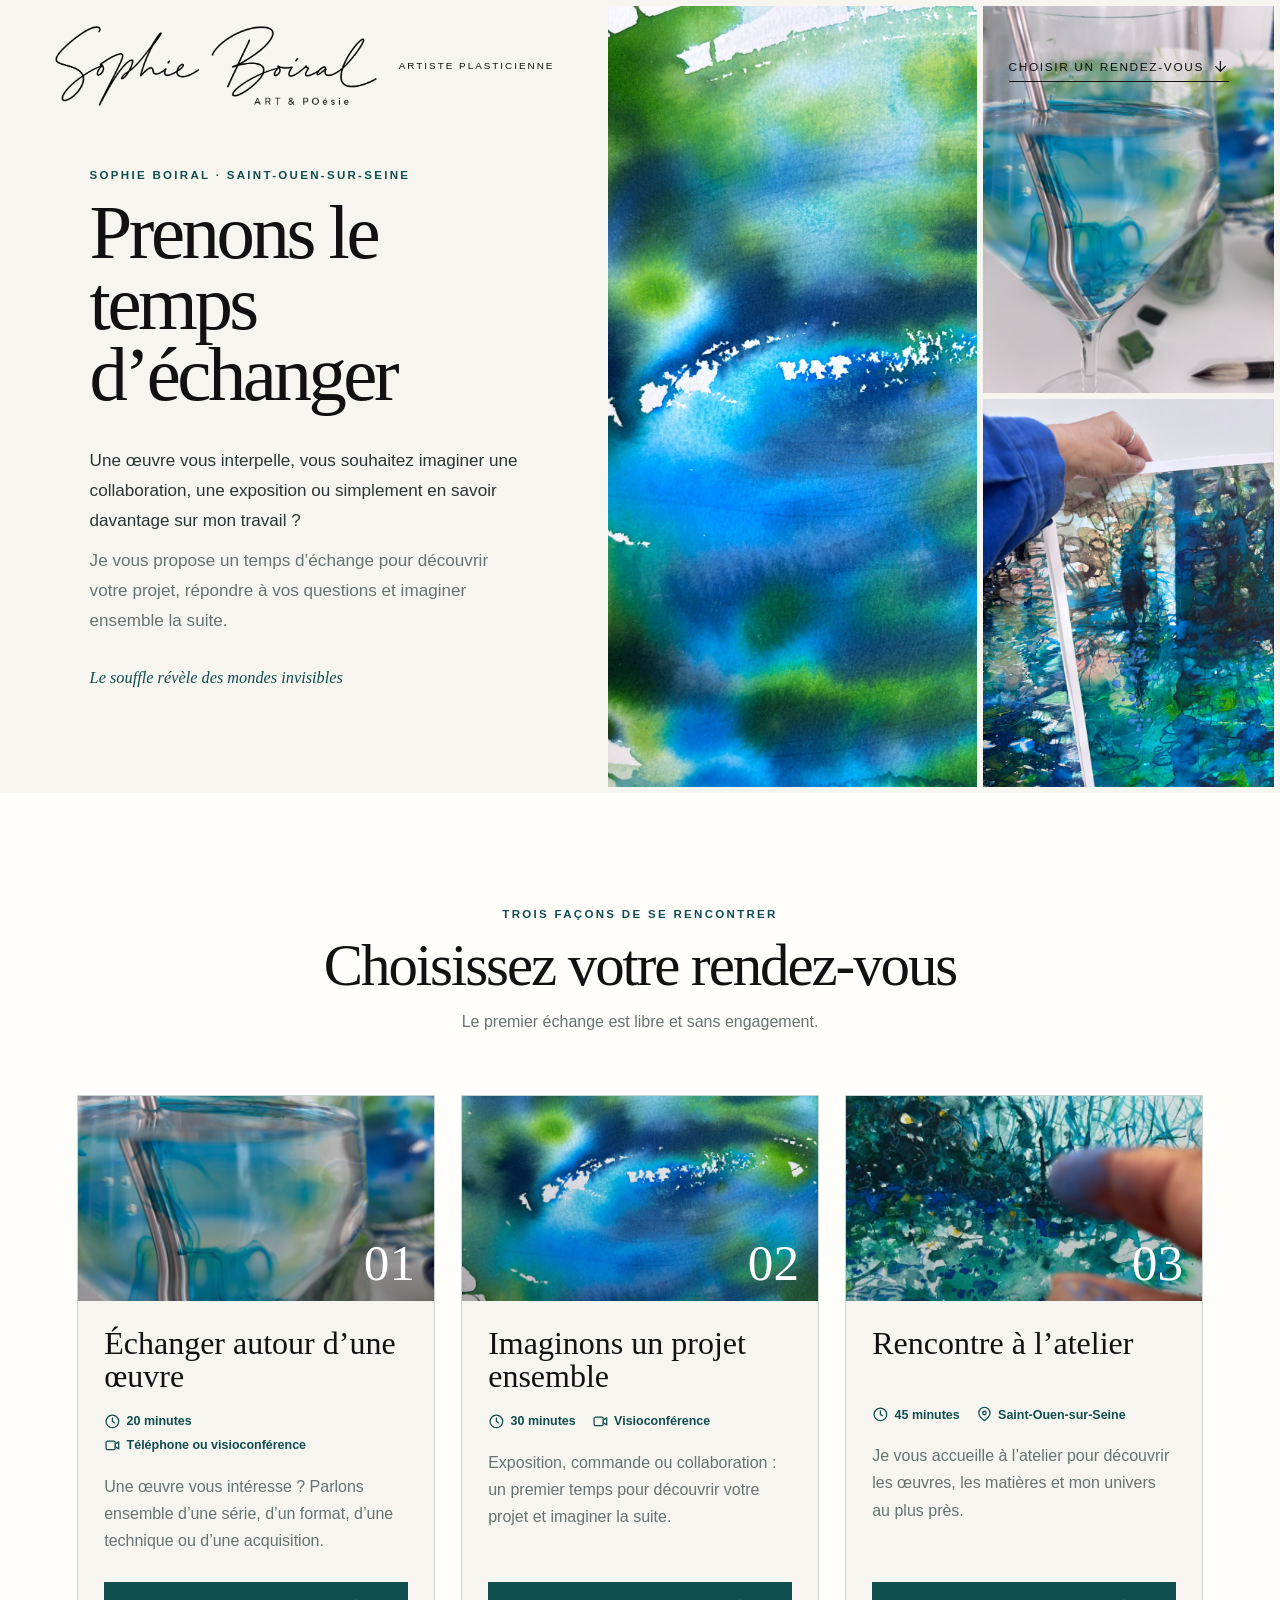
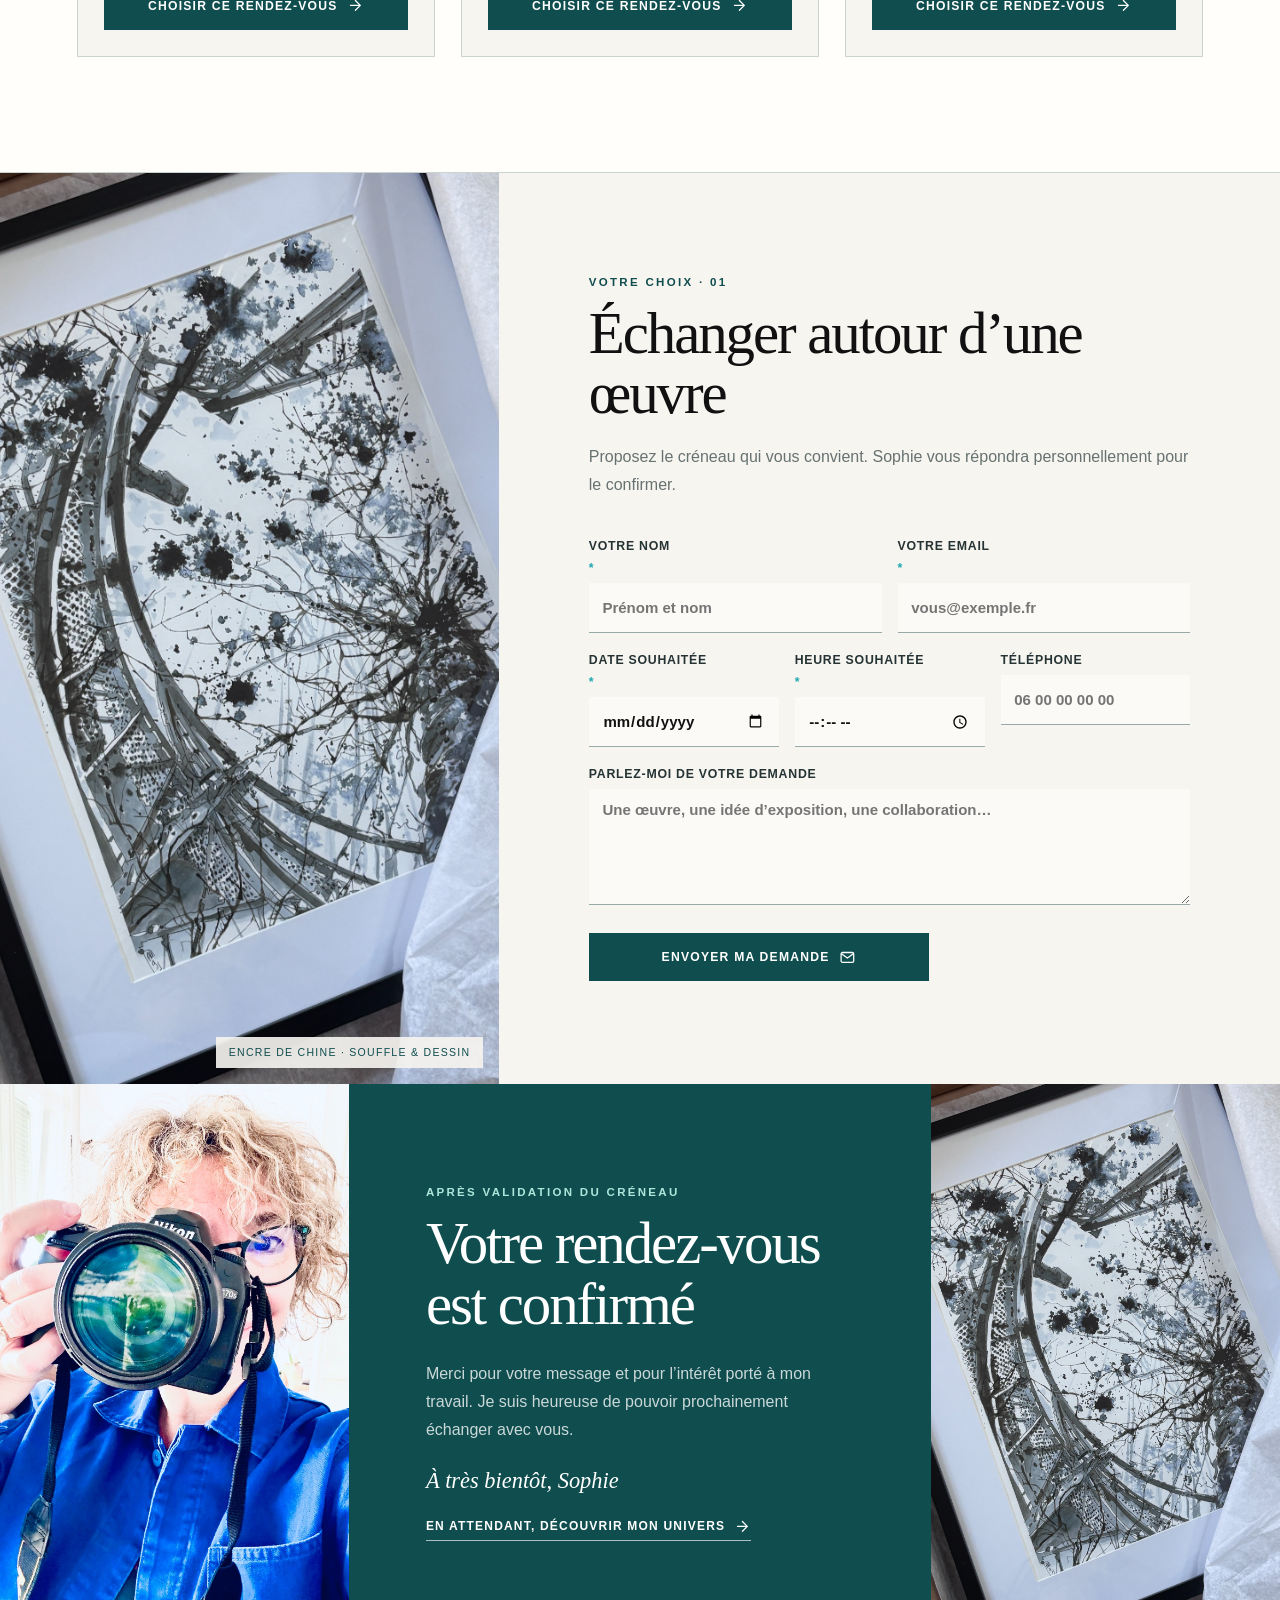
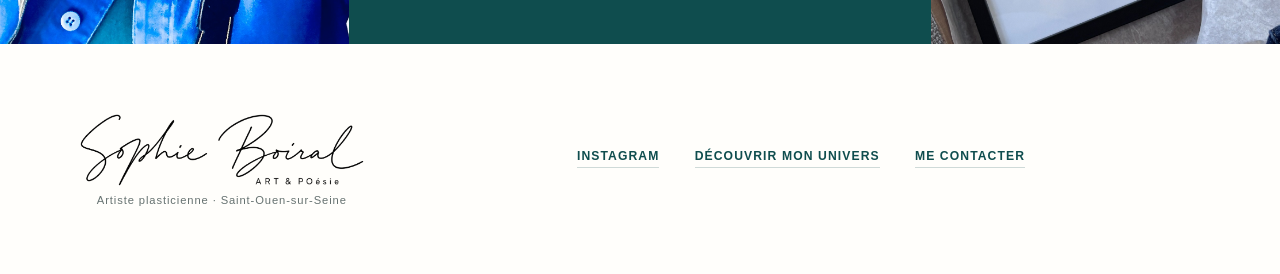
<file: index.html>
<!doctype html>
<html lang="fr">
  <head>
    <meta charset="UTF-8" />
    <meta name="viewport" content="width=device-width, initial-scale=1" />
    <meta
      name="description"
      content="Échanger autour d’une œuvre, imaginer un projet ou rencontrer Sophie Boiral dans son atelier à Saint-Ouen-sur-Seine."
    />
    <meta name="theme-color" content="#f7f5f0" />
    <title>Prenons le temps d’échanger | Sophie Boiral</title>
    <link rel="stylesheet" href="style.css" />
    <script src="script.js" defer></script>
  </head>
  <body>
    <svg class="svg-sprite" aria-hidden="true">
      <symbol id="icon-arrow-down" viewBox="0 0 24 24">
        <path d="M12 5v14M19 12l-7 7-7-7" />
      </symbol>
      <symbol id="icon-arrow-right" viewBox="0 0 24 24">
        <path d="M5 12h14M12 5l7 7-7 7" />
      </symbol>
      <symbol id="icon-clock" viewBox="0 0 24 24">
        <circle cx="12" cy="12" r="9" />
        <path d="M12 7v5l3 2" />
      </symbol>
      <symbol id="icon-video" viewBox="0 0 24 24">
        <rect x="3" y="6" width="13" height="12" rx="2" />
        <path d="m16 10 5-3v10l-5-3" />
      </symbol>
      <symbol id="icon-pin" viewBox="0 0 24 24">
        <path d="M20 10c0 5-8 11-8 11S4 15 4 10a8 8 0 1 1 16 0Z" />
        <circle cx="12" cy="10" r="2.5" />
      </symbol>
      <symbol id="icon-mail" viewBox="0 0 24 24">
        <rect x="3" y="5" width="18" height="14" rx="2" />
        <path d="m4 7 8 6 8-6" />
      </symbol>
      <symbol id="icon-check" viewBox="0 0 24 24">
        <path d="m5 12 4 4L19 6" />
      </symbol>
    </svg>

    <header class="topbar">
      <a href="#accueil" class="brand" aria-label="Sophie Boiral — accueil">
        <img src="signature-sophie.png" alt="Sophie Boiral — Art &amp; POésie" />
        <span>Artiste plasticienne</span>
      </a>
      <a href="#rendez-vous" class="top-link">
        Choisir un rendez-vous
        <svg aria-hidden="true"><use href="#icon-arrow-down"></use></svg>
      </a>
    </header>

    <main>
      <section class="hero" id="accueil">
        <div class="hero-copy">
          <p class="eyebrow">Sophie Boiral · Saint-Ouen-sur-Seine</p>
          <h1>Prenons le temps<br />d’échanger</h1>
          <p class="intro">
            Une œuvre vous interpelle, vous souhaitez imaginer une collaboration,
            une exposition ou simplement en savoir davantage sur mon travail ?
          </p>
          <p class="intro secondary">
            Je vous propose un temps d’échange pour découvrir votre projet,
            répondre à vos questions et imaginer ensemble la suite.
          </p>
          <div class="brand-phrase">
            <span>Le souffle révèle des mondes invisibles</span>
          </div>
        </div>

        <div class="hero-gallery" aria-label="Œuvres et gestes de Sophie Boiral">
          <figure class="gallery-main">
            <img src="aquarelle-geste.JPG" alt="Encre et aquarelle bleue et verte travaillée à la main" />
          </figure>
          <figure>
            <img src="encre-verre.JPG" alt="Encre turquoise se diffusant dans un verre d’eau" />
          </figure>
          <figure>
            <img src="oeuvres-main.JPG" alt="Œuvres originales aux encres bleues tenues à la main" />
          </figure>
        </div>
      </section>

      <section class="appointments-section" id="rendez-vous">
        <div class="section-heading">
          <p class="eyebrow">Trois façons de se rencontrer</p>
          <h2>Choisissez votre rendez-vous</h2>
          <p>Le premier échange est libre et sans engagement.</p>
        </div>

        <div class="appointments-grid">
          <article class="appointment-card">
            <div class="card-image">
              <img src="encre-verre.JPG" alt="" style="object-position: 50% 42%" />
              <span>01</span>
            </div>
            <div class="card-content">
              <h3>Échanger autour d’une œuvre</h3>
              <div class="card-meta">
                <span><svg aria-hidden="true"><use href="#icon-clock"></use></svg>20 minutes</span>
                <span><svg aria-hidden="true"><use href="#icon-video"></use></svg>Téléphone ou visioconférence</span>
              </div>
              <p>Une œuvre vous intéresse ? Parlons ensemble d’une série, d’un format, d’une technique ou d’une acquisition.</p>
              <button type="button" class="choose-button" data-appointment="oeuvre">
                Choisir ce rendez-vous <svg aria-hidden="true"><use href="#icon-arrow-right"></use></svg>
              </button>
            </div>
          </article>

          <article class="appointment-card">
            <div class="card-image">
              <img src="aquarelle-geste.JPG" alt="" style="object-position: 48% 52%" />
              <span>02</span>
            </div>
            <div class="card-content">
              <h3>Imaginons un projet ensemble</h3>
              <div class="card-meta">
                <span><svg aria-hidden="true"><use href="#icon-clock"></use></svg>30 minutes</span>
                <span><svg aria-hidden="true"><use href="#icon-video"></use></svg>Visioconférence</span>
              </div>
              <p>Exposition, commande ou collaboration : un premier temps pour découvrir votre projet et imaginer la suite.</p>
              <button type="button" class="choose-button" data-appointment="projet">
                Choisir ce rendez-vous <svg aria-hidden="true"><use href="#icon-arrow-right"></use></svg>
              </button>
            </div>
          </article>

          <article class="appointment-card">
            <div class="card-image">
              <img src="oeuvres-bleues.jpg" alt="" style="object-position: 52% 45%" />
              <span>03</span>
            </div>
            <div class="card-content">
              <h3>Rencontre à l’atelier</h3>
              <div class="card-meta">
                <span><svg aria-hidden="true"><use href="#icon-clock"></use></svg>45 minutes</span>
                <span><svg aria-hidden="true"><use href="#icon-pin"></use></svg>Saint-Ouen-sur-Seine</span>
              </div>
              <p>Je vous accueille à l’atelier pour découvrir les œuvres, les matières et mon univers au plus près.</p>
              <button type="button" class="choose-button" data-appointment="atelier">
                Choisir ce rendez-vous <svg aria-hidden="true"><use href="#icon-arrow-right"></use></svg>
              </button>
            </div>
          </article>
        </div>
      </section>

      <section class="request-section" id="demande">
        <div class="request-art" aria-hidden="true">
          <img src="oeuvre-encre-noire.JPG" alt="" />
          <div class="art-caption">Encre de Chine · souffle &amp; dessin</div>
        </div>

        <div class="request-form-wrap">
          <p class="eyebrow">Votre choix · <span id="appointment-number">01</span></p>
          <h2 id="appointment-title">Échanger autour d’une œuvre</h2>
          <p class="form-lead">
            Proposez le créneau qui vous convient. Sophie vous répondra personnellement pour le confirmer.
          </p>

          <form id="appointment-form" novalidate>
            <div class="field-row">
              <label>
                Votre nom <span>*</span>
                <input name="name" type="text" autocomplete="name" placeholder="Prénom et nom" required />
              </label>
              <label>
                Votre email <span>*</span>
                <input name="email" type="email" autocomplete="email" placeholder="vous@exemple.fr" required />
              </label>
            </div>
            <div class="field-row three">
              <label>
                Date souhaitée <span>*</span>
                <input id="appointment-date" name="date" type="date" required />
              </label>
              <label>
                Heure souhaitée <span>*</span>
                <input name="time" type="time" required />
              </label>
              <label>
                Téléphone
                <input name="phone" type="tel" autocomplete="tel" placeholder="06 00 00 00 00" />
              </label>
            </div>
            <label>
              Parlez-moi de votre demande
              <textarea name="message" rows="4" placeholder="Une œuvre, une idée d’exposition, une collaboration…"></textarea>
            </label>

            <p class="form-error" id="form-error" role="alert" hidden></p>

            <div class="submit-row">
              <button class="submit-button" type="submit">
                Envoyer ma demande <svg aria-hidden="true"><use href="#icon-mail"></use></svg>
              </button>
            </div>
          </form>

          <div class="sent-message" id="sent-message" role="status" hidden>
            <span><svg aria-hidden="true"><use href="#icon-check"></use></svg></span>
            <div>
              <strong>Votre demande est prête.</strong>
              <p>Il vous reste simplement à l’envoyer depuis votre messagerie.</p>
            </div>
          </div>
        </div>
      </section>

      <section class="confirmation-section">
        <div class="portrait-frame">
          <img src="sophie-appareil.jpg" alt="Sophie Boiral avec son appareil photo" />
        </div>
        <div class="confirmation-copy">
          <p class="eyebrow">Après validation du créneau</p>
          <h2>Votre rendez-vous est confirmé</h2>
          <p>Merci pour votre message et pour l’intérêt porté à mon travail. Je suis heureuse de pouvoir prochainement échanger avec vous.</p>
          <p class="signoff">À très bientôt, Sophie</p>
          <a href="https://linktr.ee/sophieboiral" target="_blank" rel="noreferrer">
            En attendant, découvrir mon univers
            <svg aria-hidden="true"><use href="#icon-arrow-right"></use></svg>
          </a>
        </div>
        <div class="confirmation-art">
          <img src="oeuvre-encre-noire.JPG" alt="Œuvre originale à l’encre de Chine, architecture et nature" />
        </div>
      </section>
    </main>

    <footer>
      <div class="footer-brand">
        <img src="signature-sophie.png" alt="Sophie Boiral" />
        <p>Artiste plasticienne · Saint-Ouen-sur-Seine</p>
      </div>
      <nav aria-label="Liens de Sophie Boiral">
        <a href="https://www.instagram.com/sophieboiral_art/" target="_blank" rel="noreferrer">Instagram</a>
        <a href="https://linktr.ee/sophieboiral" target="_blank" rel="noreferrer">Découvrir mon univers</a>
        <a href="mailto:sophie.boiral.art@gmail.com">Me contacter</a>
      </nav>
    </footer>
  </body>
</html>
</file>
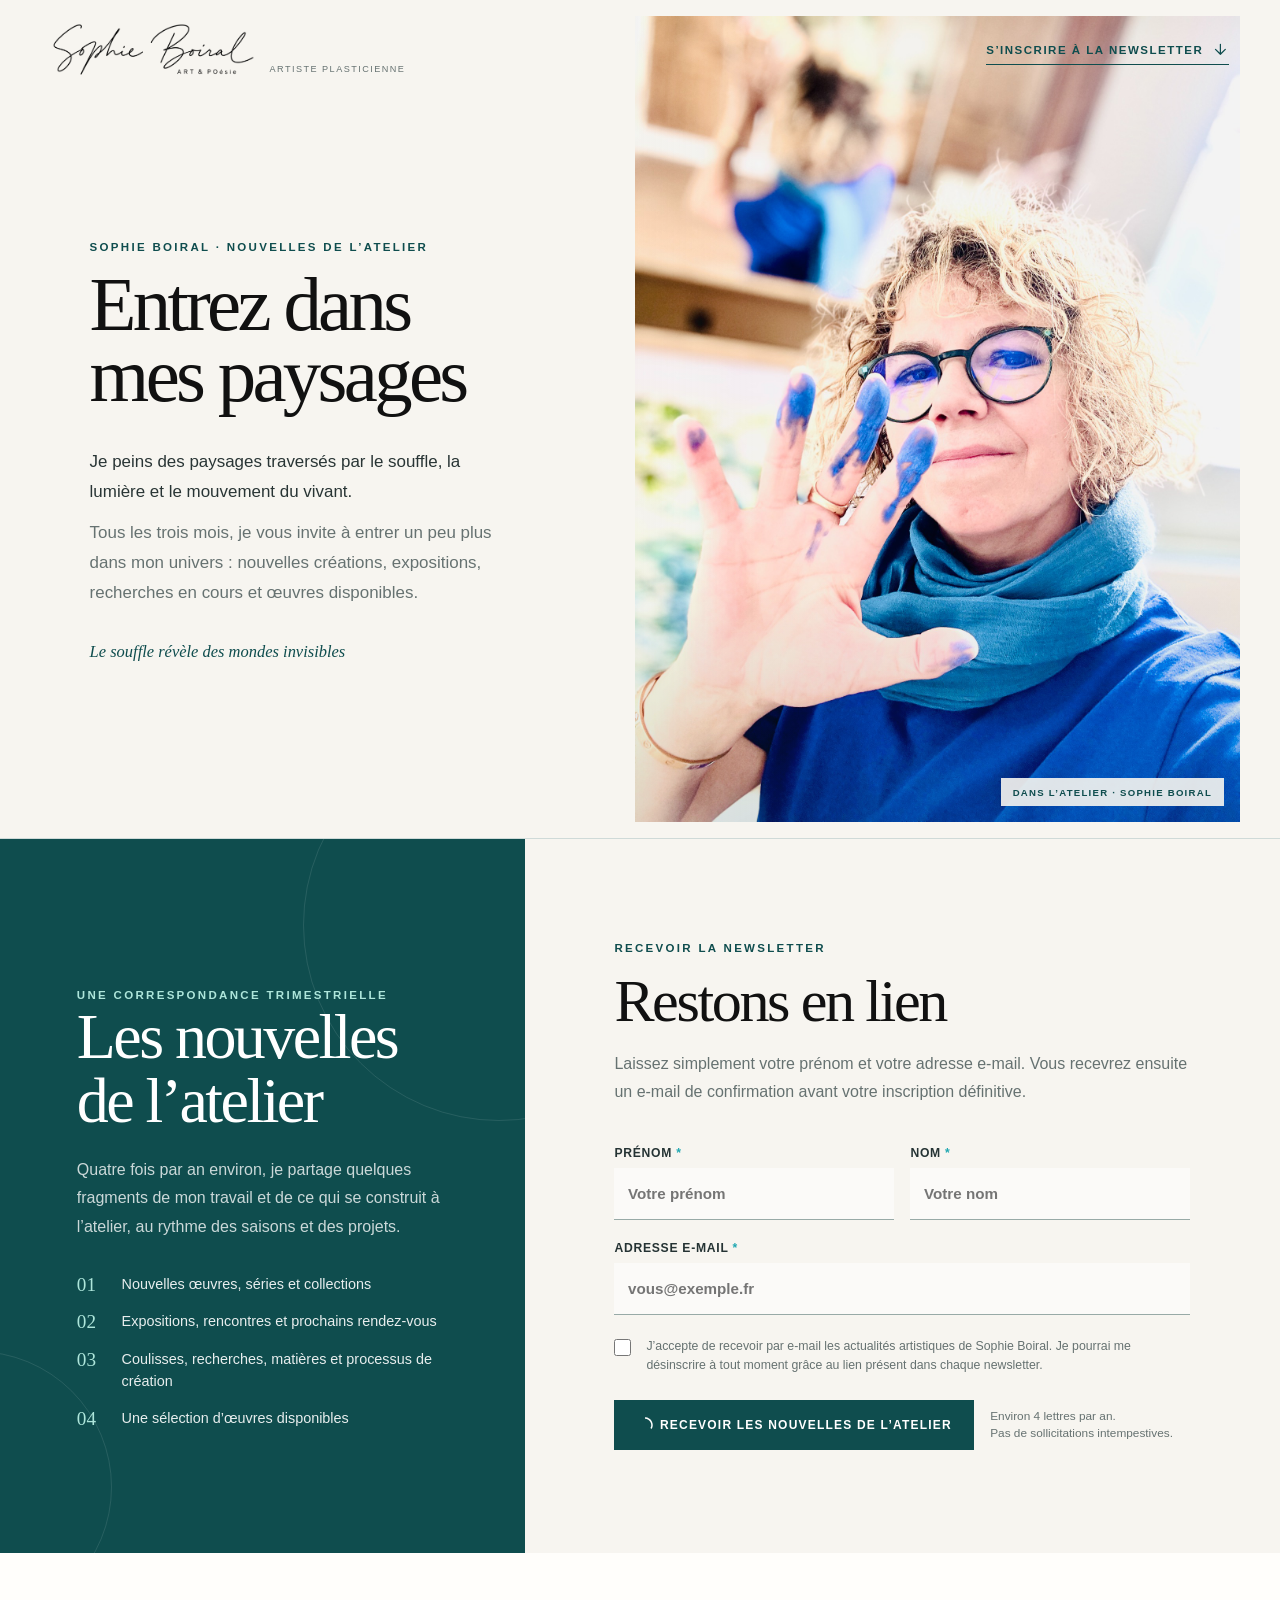
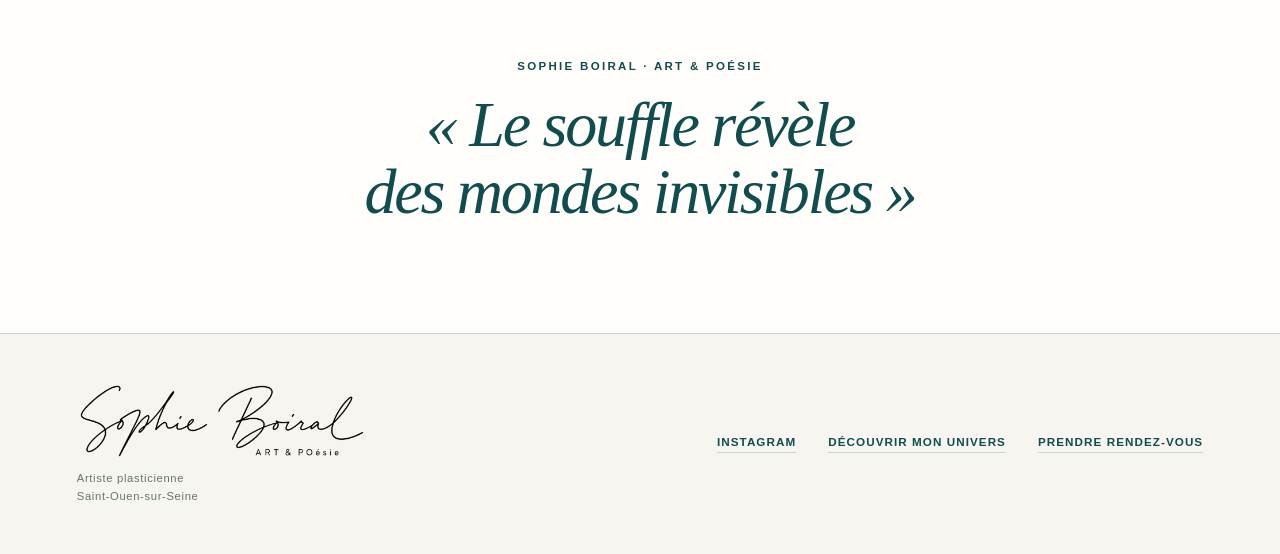
<file: newsletter/index.html>
<!doctype html>
<html lang="fr">
<head>
  <meta charset="UTF-8" />
  <meta name="viewport" content="width=device-width, initial-scale=1" />
  <meta
    name="description"
    content="Inscrivez-vous aux nouvelles de l’atelier de Sophie Boiral, artiste plasticienne : créations, expositions, coulisses et œuvres disponibles."
  />
  <meta name="theme-color" content="#f7f5f0" />
  <meta name="build-version" content="newsletter-v6-official-brevo" />
  <title>Nouvelles de l’atelier | Sophie Boiral</title>

  <style>
    :root {
      --ivory: #f7f5f0;
      --paper: #fffefb;
      --charcoal: #111111;
      --deep: #0f4d4e;
      --turquoise: #1fa7b1;
      --water: #66b19a;
      --line: rgba(15, 77, 78, 0.20);
      --muted: #667271;
      --soft-deep: rgba(15, 77, 78, 0.07);
    }

    * { box-sizing: border-box; }

    html { scroll-behavior: smooth; }

    body {
      margin: 0;
      background: var(--ivory);
      color: var(--charcoal);
      font-family: "Avenir Next", Avenir, "Segoe UI", Helvetica, Arial, sans-serif;
      font-size: 16px;
      -webkit-font-smoothing: antialiased;
    }

    button, input { font: inherit; }
    a { color: inherit; }
    img { display: block; max-width: 100%; }

    .svg-sprite {
      position: absolute;
      width: 0;
      height: 0;
      overflow: hidden;
    }

    .icon {
      width: 1.05rem;
      height: 1.05rem;
      flex: 0 0 auto;
      fill: none;
      stroke: currentColor;
      stroke-linecap: round;
      stroke-linejoin: round;
      stroke-width: 1.8;
    }


    .signature-logo {
      display: block;
      width: clamp(185px, 18vw, 285px);
      height: auto;
      object-fit: contain;
    }

    .header-signature {
      width: clamp(180px, 16vw, 260px);
    }

    .footer-signature {
      width: min(290px, 82vw);
      margin: 0 auto 0 0;
    }

    /* ---------- HEADER ---------- */

    .topbar {
      position: absolute;
      z-index: 10;
      inset: 0 0 auto;
      display: flex;
      align-items: center;
      justify-content: space-between;
      gap: 2rem;
      padding: 1.35rem clamp(1.25rem, 4vw, 4.5rem);
    }

    .brand {
      display: inline-flex;
      align-items: center;
      gap: 1rem;
      text-decoration: none;
    }

    .brand-lockup {
      display: flex;
      align-items: flex-end;
      gap: .85rem;
    }

    .brand-main {
      font-family: Didot, "Bodoni 72", Georgia, "Times New Roman", serif;
      font-size: clamp(1.3rem, 2vw, 1.9rem);
      line-height: .95;
      letter-spacing: -0.035em;
      white-space: nowrap;
    }

    .brand-poesie {
      margin-top: .28rem;
      color: var(--deep);
      font-size: .55rem;
      font-weight: 700;
      letter-spacing: .18em;
      text-transform: uppercase;
    }

    .brand-role {
      padding-bottom: .08rem;
      color: var(--muted);
      font-size: .57rem;
      line-height: 1.3;
      letter-spacing: .16em;
      text-transform: uppercase;
      white-space: nowrap;
    }

    .top-link {
      display: inline-flex;
      align-items: center;
      gap: .55rem;
      border-bottom: 1px solid currentColor;
      padding: .5rem 0 .35rem;
      color: var(--deep);
      font-size: .72rem;
      font-weight: 700;
      letter-spacing: .13em;
      text-decoration: none;
      text-transform: uppercase;
    }

    /* ---------- HERO ---------- */

    .hero {
      min-height: 790px;
      display: grid;
      grid-template-columns: minmax(0, .93fr) minmax(0, 1.07fr);
      background: var(--ivory);
    }

    .hero-copy {
      display: flex;
      flex-direction: column;
      justify-content: center;
      padding:
        9rem
        clamp(1.5rem, 6vw, 7rem)
        5rem
        clamp(1.5rem, 7vw, 8rem);
    }

    .eyebrow {
      margin: 0 0 1rem;
      color: var(--deep);
      font-size: .72rem;
      font-weight: 700;
      letter-spacing: .20em;
      text-transform: uppercase;
    }

    h1, h2, h3 {
      font-family: Didot, "Bodoni 72", Georgia, "Times New Roman", serif;
      font-weight: 400;
    }

    h1 {
      max-width: 760px;
      margin: 0;
      font-size: clamp(3.6rem, 6vw, 7.25rem);
      line-height: .93;
      letter-spacing: -.048em;
    }

    .intro {
      max-width: 610px;
      margin: 2.2rem 0 0;
      color: #293535;
      font-size: 1.06rem;
      line-height: 1.78;
    }

    .intro.secondary {
      margin-top: .65rem;
      color: var(--muted);
    }

    .brand-phrase {
      width: min(440px, 100%);
      margin-top: 2.1rem;
      color: var(--deep);
      font-family: Didot, "Bodoni 72", Georgia, "Times New Roman", serif;
      font-size: 1.03rem;
      font-style: italic;
    }

    .hero-photo {
      position: relative;
      min-height: 790px;
      overflow: hidden;
      background: #dfe9e7;
    }

    .hero-photo img {
      width: 100%;
      height: 100%;
      object-fit: cover;
      object-position: 50% 45%;
    }

    .hero-photo::after {
      position: absolute;
      inset: 0;
      background:
        linear-gradient(90deg, rgba(247,245,240,.08), transparent 20%),
        linear-gradient(180deg, transparent 70%, rgba(15,77,78,.12));
      content: "";
      pointer-events: none;
    }

    .photo-caption {
      position: absolute;
      z-index: 2;
      right: 1rem;
      bottom: 1rem;
      padding: .55rem .75rem;
      background: rgba(247,245,240,.90);
      color: var(--deep);
      font-size: .60rem;
      font-weight: 700;
      letter-spacing: .13em;
      text-transform: uppercase;
    }

    /* ---------- NEWSLETTER SECTION ---------- */

    .newsletter-section {
      display: grid;
      grid-template-columns: minmax(0, .82fr) minmax(0, 1.18fr);
      border-top: 1px solid var(--line);
      background: var(--paper);
    }

    .newsletter-intro {
      position: relative;
      display: flex;
      flex-direction: column;
      justify-content: center;
      min-height: 690px;
      overflow: hidden;
      padding:
        clamp(4rem, 7vw, 7rem)
        clamp(1.5rem, 6vw, 7rem);
      background: var(--deep);
      color: white;
    }

    .newsletter-intro::before,
    .newsletter-intro::after {
      position: absolute;
      border: 1px solid rgba(255,255,255,.10);
      border-radius: 50%;
      content: "";
    }

    .newsletter-intro::before {
      width: 390px;
      height: 390px;
      right: -170px;
      top: -110px;
    }

    .newsletter-intro::after {
      width: 270px;
      height: 270px;
      left: -160px;
      bottom: -70px;
    }

    .newsletter-intro .eyebrow {
      position: relative;
      z-index: 1;
      color: #aee6db;
    }

    .newsletter-intro h2 {
      position: relative;
      z-index: 1;
      max-width: 570px;
      margin: 0;
      font-size: clamp(2.7rem, 5vw, 5rem);
      line-height: 1;
      letter-spacing: -.04em;
    }

    .newsletter-intro p {
      position: relative;
      z-index: 1;
      max-width: 590px;
      margin: 1.4rem 0 0;
      color: rgba(255,255,255,.78);
      line-height: 1.78;
    }

    .newsletter-list {
      position: relative;
      z-index: 1;
      display: grid;
      gap: .9rem;
      margin: 2rem 0 0;
      padding: 0;
      list-style: none;
    }

    .newsletter-list li {
      display: flex;
      gap: .8rem;
      align-items: flex-start;
      color: rgba(255,255,255,.90);
      font-size: .90rem;
      line-height: 1.55;
    }

    .newsletter-list .number {
      min-width: 2rem;
      color: #aee6db;
      font-family: Didot, "Bodoni 72", Georgia, serif;
      font-size: 1.2rem;
      line-height: 1.2;
    }

    .form-wrap {
      display: flex;
      flex-direction: column;
      justify-content: center;
      min-height: 690px;
      padding:
        clamp(4rem, 8vw, 8rem)
        clamp(1.5rem, 7vw, 8rem);
      background: var(--ivory);
    }

    .form-wrap h2 {
      max-width: 720px;
      margin: 0;
      font-size: clamp(2.6rem, 4.7vw, 4.8rem);
      line-height: 1.02;
      letter-spacing: -.04em;
    }

    .form-lead {
      max-width: 640px;
      margin: 1.15rem 0 2.5rem;
      color: var(--muted);
      line-height: 1.75;
    }

    .newsletter-form {
      display: flex;
      max-width: 700px;
      flex-direction: column;
      gap: 1.35rem;
    }

    .field-row {
      display: grid;
      grid-template-columns: repeat(2, minmax(0, 1fr));
      gap: 1rem;
    }

    label.field {
      display: flex;
      flex-direction: column;
      gap: .5rem;
      color: #253334;
      font-size: .76rem;
      font-weight: 700;
      letter-spacing: .06em;
      text-transform: uppercase;
    }

    label.field > span > em {
      color: var(--turquoise);
      font-style: normal;
    }

    input[type="text"],
    input[type="email"] {
      width: 100%;
      min-height: 52px;
      border: 0;
      border-bottom: 1px solid #98aaa7;
      border-radius: 0;
      outline: none;
      background: rgba(255,255,255,.56);
      color: var(--charcoal);
      padding: .78rem .85rem;
      font-size: .95rem;
      letter-spacing: 0;
      text-transform: none;
      transition:
        border-color 150ms ease,
        background 150ms ease;
    }

    input:focus {
      border-color: var(--turquoise);
      background: white;
    }

    .consent {
      display: grid;
      grid-template-columns: 20px 1fr;
      gap: .75rem;
      align-items: start;
      color: var(--muted);
      font-size: .77rem;
      line-height: 1.55;
      cursor: pointer;
    }

    .consent input {
      width: 17px;
      height: 17px;
      margin: .12rem 0 0;
      accent-color: var(--deep);
    }

    .submit-row {
      display: flex;
      flex-wrap: wrap;
      gap: 1rem;
      align-items: center;
      margin-top: .25rem;
    }

    .submit-button {
      display: inline-flex;
      min-height: 50px;
      align-items: center;
      justify-content: center;
      gap: .65rem;
      border: 0;
      background: var(--deep);
      color: white;
      cursor: pointer;
      padding: .9rem 1.4rem;
      font-size: .75rem;
      font-weight: 700;
      letter-spacing: .10em;
      text-transform: uppercase;
      transition:
        background 180ms ease,
        transform 180ms ease;
    }

    .submit-button:hover { background: #0b3f40; }
    .submit-button:active { transform: translateY(1px); }

    .frequency {
      color: var(--muted);
      font-size: .74rem;
      line-height: 1.5;
    }

    .form-note {
      max-width: 700px;
      margin: 1.1rem 0 0;
      color: var(--muted);
      font-size: .72rem;
      line-height: 1.55;
    }

    .form-status {
      display: none;
      max-width: 700px;
      margin-top: 1.3rem;
      border: 1px solid rgba(102,177,154,.55);
      background: rgba(102,177,154,.12);
      padding: 1.15rem 1.2rem;
      color: var(--deep);
      font-size: .86rem;
      line-height: 1.6;
    }

    .form-status.visible { display: block; }

    .form-status.error {
      border-color: rgba(153, 60, 60, .35);
      background: rgba(153, 60, 60, .07);
      color: #7b2929;
    }

    .newsletter-form.is-sent {
      display: none;
    }


    /* ---------- BREVO OFFICIAL FORM INTEGRATION ---------- */

    #sib-form-container,
    #sib-container {
      width: 100%;
      max-width: 700px;
      margin: 0;
      padding: 0;
      background: transparent;
      border: 0;
      border-radius: 0;
      box-shadow: none;
      text-align: left;
    }

    .brevo-message {
      display: none;
      max-width: 700px;
      margin: 0 0 1.35rem;
      border: 1px solid rgba(102,177,154,.55);
      background: rgba(102,177,154,.12);
      padding: 1rem 1.1rem;
      color: var(--deep);
      font-size: .84rem;
      line-height: 1.55;
    }

    #error-message.brevo-message {
      border-color: rgba(153,60,60,.35);
      background: rgba(153,60,60,.07);
      color: #7b2929;
    }

    .brevo-message .sib-form-message-panel__text {
      padding: 0;
      background: transparent;
      color: inherit;
      border: 0;
    }

    .brevo-message .sib-notification__icon {
      display: none;
    }

    #sib-form .sib-form-block {
      padding: 0;
    }

    #sib-form .sib-input {
      padding: 0;
    }

    #sib-form .entry__field {
      border: 0;
      border-radius: 0;
      background: transparent;
    }

    #sib-form .entry__field input {
      width: 100%;
      min-height: 52px;
      border: 0;
      border-bottom: 1px solid #98aaa7;
      border-radius: 0;
      outline: none;
      background: rgba(255,255,255,.56);
      color: var(--charcoal);
      padding: .78rem .85rem;
      font-family: "Avenir Next", Avenir, "Segoe UI", Helvetica, Arial, sans-serif;
      font-size: .95rem;
      box-shadow: none;
    }

    #sib-form .entry__field input:focus {
      border-color: var(--turquoise);
      background: white;
    }

    #sib-form .entry__error {
      min-height: 0;
      margin-top: .35rem;
      padding: 0;
      background: transparent;
      border: 0;
      color: #7b2929;
      font-family: "Avenir Next", Avenir, "Segoe UI", Helvetica, Arial, sans-serif;
      font-size: .72rem;
      line-height: 1.4;
    }

    #sib-form .input--hidden {
      display: none !important;
    }

    #sib-form .sib-form-block__button {
      display: inline-flex;
      min-height: 50px;
      align-items: center;
      justify-content: center;
      border: 0;
      border-radius: 0;
      background: var(--deep);
      color: white;
      cursor: pointer;
      padding: .9rem 1.4rem;
      font-family: "Avenir Next", Avenir, "Segoe UI", Helvetica, Arial, sans-serif;
      font-size: .75rem;
      font-weight: 700;
      letter-spacing: .10em;
      text-transform: uppercase;
      transition: background 180ms ease;
    }

    #sib-form .sib-form-block__button:hover {
      background: #0b3f40;
    }

    #sib-form .sib-form-block__button svg {
      width: 16px;
      height: 16px;
      margin-right: .45rem;
      fill: currentColor;
    }

    /* ---------- QUOTE / TRANSITION ---------- */

    .quote-section {
      display: grid;
      place-items: center;
      min-height: 380px;
      padding: 4.5rem 1.5rem;
      background: var(--paper);
      text-align: center;
    }

    .quote-inner {
      width: min(840px, 100%);
    }

    .quote-inner .eyebrow { margin-bottom: 1.2rem; }

    .quote-inner blockquote {
      margin: 0;
      color: var(--deep);
      font-family: Didot, "Bodoni 72", Georgia, "Times New Roman", serif;
      font-size: clamp(2.3rem, 5vw, 5rem);
      font-style: italic;
      line-height: 1.05;
      letter-spacing: -.035em;
    }

    .quote-inner .breath-mark {
      width: min(420px, 80%);
      margin: 1.2rem auto 0;
      color: var(--deep);
    }

    /* ---------- FOOTER ---------- */

    footer {
      display: grid;
      grid-template-columns: minmax(230px, 320px) 1fr;
      gap: 2.5rem;
      align-items: center;
      min-height: 210px;
      padding: 3rem clamp(1.5rem, 6vw, 7rem);
      border-top: 1px solid var(--line);
      background: var(--ivory);
    }

    .footer-brand .brand-main {
      font-size: 1.7rem;
    }

    .footer-brand .brand-poesie {
      font-size: .52rem;
    }

    .footer-brand p {
      margin: .65rem 0 0;
      color: var(--muted);
      font-size: .70rem;
      line-height: 1.6;
      letter-spacing: .06em;
    }

    footer nav {
      display: flex;
      flex-wrap: wrap;
      justify-content: flex-end;
      gap: 1rem 2rem;
    }

    footer nav a {
      border-bottom: 1px solid var(--line);
      padding-bottom: .25rem;
      color: var(--deep);
      font-size: .73rem;
      font-weight: 700;
      letter-spacing: .09em;
      text-decoration: none;
      text-transform: uppercase;
    }

    /* ---------- RESPONSIVE ---------- */

    @media (max-width: 980px) {
      .hero {
        grid-template-columns: 1fr;
      }

      .hero-copy {
        min-height: 690px;
      }

      .hero-photo {
        min-height: 690px;
      }

      .newsletter-section {
        grid-template-columns: 1fr;
      }

      .newsletter-intro,
      .form-wrap {
        min-height: auto;
      }

      footer {
        grid-template-columns: 1fr;
        text-align: center;
      }

      footer nav {
        justify-content: center;
      }
    }

    @media (max-width: 720px) {
      .topbar {
        padding-top: .9rem;
      }

      .brand-lockup {
        gap: .55rem;
      }

      .header-signature {
        width: 175px;
      }

      .brand-main {
        font-size: 1.18rem;
      }

      .brand-poesie {
        font-size: .46rem;
      }

      .brand-role {
        font-size: .46rem;
        letter-spacing: .11em;
      }

      .top-link {
        display: none;
      }

      .hero-copy {
        min-height: 670px;
        padding-top: 7.5rem;
      }

      h1 {
        font-size: clamp(3.25rem, 17vw, 5.2rem);
      }

      .intro {
        font-size: 1rem;
      }

      .hero-photo {
        min-height: 560px;
      }

      .hero-photo img {
        object-position: 50% 42%;
      }

      .newsletter-intro,
      .form-wrap {
        padding: 4.2rem 1.3rem;
      }

      .field-row {
        grid-template-columns: 1fr;
      }

      .submit-row {
        align-items: stretch;
        flex-direction: column;
      }

      .submit-button {
        width: 100%;
      }

      footer nav {
        flex-direction: column;
        align-items: center;
      }
    }

    @media (prefers-reduced-motion: reduce) {
      html { scroll-behavior: auto; }
      .submit-button { transition: none; }
    }
  </style>
  <link rel="stylesheet" href="https://sibforms.com/forms/end-form/build/sib-styles.css" />
</head>

<body>
  <svg class="svg-sprite" aria-hidden="true">
    <symbol id="icon-arrow-down" viewBox="0 0 24 24">
      <path d="M12 5v14M19 12l-7 7-7-7" />
    </symbol>
    <symbol id="icon-arrow-right" viewBox="0 0 24 24">
      <path d="M5 12h14M12 5l7 7-7 7" />
    </symbol>
  </svg>

  <header class="topbar">
    <a href="#accueil" class="brand" aria-label="Sophie Boiral — accueil">
      <div class="brand-lockup">
        <img
          class="signature-logo header-signature"
          src="assets/signature-sophie.png"
          alt="Sophie Boiral — Art & POésie"
        />
        <div class="brand-role">Artiste plasticienne</div>
      </div>
    </a>

    <a class="top-link" href="#inscription">
      S’inscrire à la newsletter
      <svg class="icon" aria-hidden="true">
        <use href="#icon-arrow-down"></use>
      </svg>
    </a>
  </header>

  <main>
    <section class="hero" id="accueil">
      <div class="hero-copy">
        <p class="eyebrow">Sophie Boiral · Nouvelles de l’atelier</p>

        <h1>Entrez dans<br />mes paysages</h1>

        <p class="intro">
          Je peins des paysages traversés par le souffle, la lumière
          et le mouvement du vivant.
        </p>

        <p class="intro secondary">
          Tous les trois mois, je vous invite à entrer un peu plus dans mon univers :
          nouvelles créations, expositions, recherches en cours et œuvres disponibles.
        </p>

        <div class="brand-phrase">
          <span>Le souffle révèle des mondes invisibles</span>
        </div>
      </div>

      <figure class="hero-photo">
        <img
          src="assets/sophie-atelier.jpg"
          alt="Sophie Boiral dans son atelier, les doigts marqués d’encre bleue"
        />
        <figcaption class="photo-caption">Dans l’atelier · Sophie Boiral</figcaption>
      </figure>
    </section>

    <section class="newsletter-section" id="inscription">
      <div class="newsletter-intro">
        <p class="eyebrow">Une correspondance trimestrielle</p>

        <h2>Les nouvelles<br />de l’atelier</h2>

        <p>
          Quatre fois par an environ, je partage quelques fragments de mon travail
          et de ce qui se construit à l’atelier, au rythme des saisons et des projets.
        </p>

        <ul class="newsletter-list">
          <li>
            <span class="number">01</span>
            <span>Nouvelles œuvres, séries et collections</span>
          </li>
          <li>
            <span class="number">02</span>
            <span>Expositions, rencontres et prochains rendez-vous</span>
          </li>
          <li>
            <span class="number">03</span>
            <span>Coulisses, recherches, matières et processus de création</span>
          </li>
          <li>
            <span class="number">04</span>
            <span>Une sélection d’œuvres disponibles</span>
          </li>
        </ul>
      </div>

      <div class="form-wrap">
        <p class="eyebrow">Recevoir la newsletter</p>
        <h2>Restons en lien</h2>

        <p class="form-lead">
          Laissez simplement votre prénom et votre adresse e-mail.
          Vous recevrez ensuite un e-mail de confirmation avant votre inscription définitive.
        </p>

        <!-- Intégration HTML officielle Brevo, restylée dans la DA Sophie Boiral -->
        <div id="sib-form-container" class="sib-form-container">
          <div id="error-message" class="sib-form-message-panel brevo-message">
            <div class="sib-form-message-panel__text sib-form-message-panel__text--center">
              <svg viewBox="0 0 512 512" class="sib-icon sib-notification__icon" aria-hidden="true">
                <path d="M256 40c118.621 0 216 96.075 216 216 0 119.291-96.61 216-216 216-119.244 0-216-96.562-216-216 0-119.203 96.602-216 216-216m0-32C119.043 8 8 119.083 8 256c0 136.997 111.043 248 248 248s248-111.003 248-248C504 119.083 392.957 8 256 8z"/>
              </svg>
              <span class="sib-form-message-panel__inner-text">
                Nous n'avons pas pu confirmer votre inscription. Vérifiez les informations saisies et réessayez.
              </span>
            </div>
          </div>

          <div id="success-message" class="sib-form-message-panel brevo-message">
            <div class="sib-form-message-panel__text sib-form-message-panel__text--center">
              <svg viewBox="0 0 512 512" class="sib-icon sib-notification__icon" aria-hidden="true">
                <path d="M256 8C119.033 8 8 119.033 8 256s111.033 248 248 248 248-111.033 248-248S392.967 8 256 8z"/>
              </svg>
              <span class="sib-form-message-panel__inner-text">
                Merci. Votre inscription est confirmée.
              </span>
            </div>
          </div>

          <div id="sib-container" class="sib-container--large sib-container--vertical">
            <form
              id="sib-form"
              class="newsletter-form"
              method="POST"
              action="https://2d9a1b01.sibforms.com/serve/[base64]"
              data-type="subscription"
            >
              <div class="field-row">
                <div class="sib-input sib-form-block">
                  <div class="form__entry entry_block">
                    <div class="form__label-row">
                      <label class="field entry__label" for="PRENOM" data-required="*">
                        <span>Prénom <em>*</em></span>
                        <span class="entry__field">
                          <input
                            class="input"
                            maxlength="200"
                            type="text"
                            id="PRENOM"
                            name="PRENOM"
                            autocomplete="given-name"
                            placeholder="Votre prénom"
                            data-required="true"
                            required
                          />
                        </span>
                      </label>
                    </div>
                    <label class="entry__error entry__error--primary"></label>
                  </div>
                </div>

                <div class="sib-input sib-form-block">
                  <div class="form__entry entry_block">
                    <div class="form__label-row">
                      <label class="field entry__label" for="NOM" data-required="*">
                        <span>Nom <em>*</em></span>
                        <span class="entry__field">
                          <input
                            class="input"
                            maxlength="200"
                            type="text"
                            id="NOM"
                            name="NOM"
                            autocomplete="family-name"
                            placeholder="Votre nom"
                            data-required="true"
                            required
                          />
                        </span>
                      </label>
                    </div>
                    <label class="entry__error entry__error--primary"></label>
                  </div>
                </div>
              </div>

              <div class="sib-input sib-form-block">
                <div class="form__entry entry_block">
                  <div class="form__label-row">
                    <label class="field entry__label" for="EMAIL" data-required="*">
                      <span>Adresse e-mail <em>*</em></span>
                      <span class="entry__field">
                        <input
                          class="input"
                          type="text"
                          id="EMAIL"
                          name="EMAIL"
                          autocomplete="email"
                          placeholder="vous@exemple.fr"
                          data-required="true"
                          required
                        />
                      </span>
                    </label>
                  </div>
                  <label class="entry__error entry__error--primary"></label>
                </div>
              </div>

              <label class="consent" for="rgpd-local">
                <input id="rgpd-local" type="checkbox" required />
                <span>
                  J’accepte de recevoir par e-mail les actualités artistiques de Sophie Boiral.
                  Je pourrai me désinscrire à tout moment grâce au lien présent dans chaque newsletter.
                </span>
              </label>

              <div class="submit-row">
                <div class="sib-form-block">
                  <button
                    class="sib-form-block__button sib-form-block__button-with-loader"
                    form="sib-form"
                    type="submit"
                  >
                    <svg class="icon clickable__icon progress-indicator__icon sib-hide-loader-icon" viewBox="0 0 512 512" aria-hidden="true">
                      <path d="M460.116 373.846l-20.823-12.022c-5.541-3.199-7.54-10.159-4.663-15.874 30.137-59.886 28.343-131.652-5.386-189.946-33.641-58.394-94.896-95.833-161.827-99.676C261.028 55.961 256 50.751 256 44.352V20.309c0-6.904 5.808-12.337 12.703-11.982 83.556 4.306 160.163 50.864 202.11 123.677 42.063 72.696 44.079 162.316 6.031 236.832-3.14 6.148-10.75 8.461-16.728 5.01z"/>
                    </svg>
                    Recevoir les nouvelles de l’atelier
                  </button>
                </div>

                <span class="frequency">
                  Environ 4 lettres par an.<br />
                  Pas de sollicitations intempestives.
                </span>
              </div>

              <input type="text" name="email_address_check" value="" class="input--hidden" />
              <input type="hidden" name="locale" value="fr" />
            </form>
          </div>
        </div>

      </div>
    </section>

    <section class="quote-section">
      <div class="quote-inner">
        <p class="eyebrow">Sophie Boiral · Art &amp; POésie</p>

        <blockquote>
          « Le souffle révèle<br />des mondes invisibles »
        </blockquote>
      </div>
    </section>
  </main>

  <footer>
    <div class="footer-brand">
      <img
        class="signature-logo footer-signature"
        src="assets/signature-sophie.png"
        alt="Sophie Boiral — Art & POésie"
      />
      <p>
        Artiste plasticienne<br />
        Saint-Ouen-sur-Seine
      </p>
    </div>

    <nav aria-label="Liens">
      <a
        href="https://www.instagram.com/sophieboiral_art/"
        target="_blank"
        rel="noopener noreferrer"
      >
        Instagram
      </a>

      <a
        href="https://linktr.ee/sophieboiral"
        target="_blank"
        rel="noopener noreferrer"
      >
        Découvrir mon univers
      </a>

      <a href="https://sophieboiral.github.io/">
        Prendre rendez-vous
      </a>
    </nav>
  </footer>

  <script>
    window.REQUIRED_CODE_ERROR_MESSAGE = 'Veuillez choisir un code pays';
    window.LOCALE = 'fr';
    window.EMAIL_INVALID_MESSAGE = window.SMS_INVALID_MESSAGE =
      "Les informations que vous avez fournies ne sont pas valides. Veuillez vérifier le format du champ et réessayer.";
    window.REQUIRED_ERROR_MESSAGE = "Vous devez renseigner ce champ.";
    window.GENERIC_INVALID_MESSAGE =
      "Les informations que vous avez fournies ne sont pas valides. Veuillez vérifier le format du champ et réessayer.";
    window.INVALID_NUMBER =
      "Les informations que vous avez fournies ne sont pas valides. Veuillez vérifier le format du champ et réessayer.";
    window.INVALID_DATE = "Veuillez saisir une date valide";
    window.REQUIRED_MULTISELECT_MESSAGE = "Veuillez choisir au moins une option";
    window.translation = {
      common: {
        selectedList: "{quantity} liste sélectionnée",
        selectedLists: "{quantity} listes sélectionnées",
        selectedOption: "{quantity} sélectionné",
        selectedOptions: "{quantity} sélectionnés"
      }
    };
    var AUTOHIDE = Boolean(0);
  </script>
  <script defer src="https://sibforms.com/forms/end-form/build/main.js"></script>

</body>
</html>
</file>
<file: style.css>
:root {
  --ivory: #f7f5f0;
  --paper: #fffefb;
  --charcoal: #111111;
  --deep: #0f4d4e;
  --turquoise: #1fa7b1;
  --water: #66b19a;
  --line: rgba(15, 77, 78, 0.2);
  --muted: #667271;
}

* { box-sizing: border-box; }
html { scroll-behavior: smooth; }
body {
  margin: 0;
  background: var(--ivory);
  color: var(--charcoal);
  font-family: "Avenir Next", Avenir, "Segoe UI", Helvetica, Arial, sans-serif;
  font-size: 16px;
}
button, input, textarea { font: inherit; }
a { color: inherit; }
img { display: block; max-width: 100%; }
.svg-sprite { position: absolute; width: 0; height: 0; overflow: hidden; }
.top-link svg, .card-meta svg, button svg, .confirmation-copy a svg {
  width: 1.05rem;
  height: 1.05rem;
  flex: 0 0 auto;
  fill: none;
  stroke: currentColor;
  stroke-linecap: round;
  stroke-linejoin: round;
  stroke-width: 1.8;
}

.topbar {
  position: absolute;
  z-index: 10;
  inset: 0 0 auto;
  display: flex;
  align-items: center;
  justify-content: space-between;
  padding: 1.35rem clamp(1.25rem, 4vw, 4.5rem);
}
.brand {
  display: flex;
  width: min(500px, 62vw);
  align-items: center;
  gap: 1.1rem;
  text-decoration: none;
}
.brand img {
  width: min(330px, 42vw);
  height: auto;
  object-fit: contain;
}
.footer-brand img {
  width: 100%;
  height: auto;
  object-fit: contain;
}
.brand span {
  flex: 0 0 auto;
  text-align: left;
  font-size: 0.62rem;
  line-height: 1.45;
  letter-spacing: 0.2em;
  text-transform: uppercase;
  white-space: nowrap;
}
.top-link {
  display: inline-flex;
  align-items: center;
  gap: 0.5rem;
  border-bottom: 1px solid currentColor;
  padding: 0.5rem 0 0.35rem;
  font-size: 0.74rem;
  letter-spacing: 0.14em;
  text-decoration: none;
  text-transform: uppercase;
}

.hero {
  min-height: 760px;
  display: grid;
  grid-template-columns: minmax(0, 0.94fr) minmax(0, 1.06fr);
}
.hero-copy {
  display: flex;
  flex-direction: column;
  justify-content: center;
  padding: 9rem clamp(1.5rem, 6vw, 7rem) 5rem clamp(1.5rem, 7vw, 8rem);
}
.eyebrow {
  margin: 0 0 1rem;
  color: var(--deep);
  font-size: 0.72rem;
  font-weight: 600;
  letter-spacing: 0.2em;
  text-transform: uppercase;
}
h1, h2, h3 {
  font-family: Didot, "Bodoni 72", Georgia, "Times New Roman", serif;
  font-weight: 400;
}
h1 {
  margin: 0;
  font-size: clamp(3.35rem, 6vw, 7.25rem);
  line-height: 0.93;
  letter-spacing: -0.045em;
}
.intro {
  max-width: 590px;
  margin: 2.2rem 0 0;
  color: #293535;
  font-size: 1.07rem;
  line-height: 1.75;
}
.intro.secondary { margin-top: 0.65rem; color: var(--muted); }
.brand-phrase {
  width: min(440px, 100%);
  margin-top: 2rem;
  color: var(--deep);
  font-family: Didot, "Bodoni 72", Georgia, "Times New Roman", serif;
  font-size: 1.02rem;
  font-style: italic;
}
.hero-gallery {
  min-height: 760px;
  display: grid;
  grid-template-columns: 1.12fr 0.88fr;
  grid-template-rows: 1fr 1fr;
  gap: 6px;
  padding: 6px;
  background: var(--ivory);
}
.hero-gallery figure { margin: 0; min-height: 0; overflow: hidden; }
.hero-gallery .gallery-main { grid-row: 1 / span 2; }
.hero-gallery img { width: 100%; height: 100%; object-fit: cover; }
.hero-gallery .gallery-main img { object-position: 46% 50%; }
.hero-gallery figure:nth-child(2) img { object-position: 45% 52%; }
.hero-gallery figure:nth-child(3) img { object-position: 55% 56%; }

.appointments-section {
  padding: clamp(5rem, 9vw, 9rem) clamp(1.25rem, 6vw, 7rem);
  background: var(--paper);
}
.section-heading {
  max-width: 720px;
  margin: 0 auto clamp(2.5rem, 5vw, 4.5rem);
  text-align: center;
}
.section-heading h2, .request-form-wrap h2, .confirmation-copy h2 {
  margin: 0;
  font-size: clamp(2.4rem, 4.6vw, 4.6rem);
  line-height: 1.03;
  letter-spacing: -0.035em;
}
.section-heading > p:last-child { margin: 1rem 0 0; color: var(--muted); }
.appointments-grid {
  display: grid;
  grid-template-columns: repeat(3, minmax(0, 1fr));
  gap: clamp(1rem, 2vw, 2rem);
  max-width: 1360px;
  margin: 0 auto;
}
.appointment-card {
  display: flex;
  min-width: 0;
  flex-direction: column;
  border: 1px solid var(--line);
  background: var(--ivory);
  transition: transform 220ms ease, box-shadow 220ms ease;
}
.appointment-card:hover { transform: translateY(-5px); box-shadow: 0 22px 55px rgba(15, 77, 78, 0.1); }
.card-image { position: relative; height: 205px; overflow: hidden; }
.card-image::after {
  position: absolute;
  inset: 0;
  background: linear-gradient(180deg, rgba(17, 17, 17, 0.02), rgba(17, 17, 17, 0.25));
  content: "";
}
.card-image img {
  width: 100%;
  height: 100%;
  object-fit: cover;
  transition: transform 600ms cubic-bezier(0.16, 1, 0.3, 1);
}
.appointment-card:hover .card-image img { transform: scale(1.025); }
.card-image > span {
  position: absolute;
  z-index: 2;
  right: 1.2rem;
  bottom: 0.8rem;
  color: white;
  font-family: Didot, "Times New Roman", serif;
  font-size: 3.2rem;
  line-height: 1;
}
.card-content { display: flex; flex: 1; flex-direction: column; padding: 1.65rem; }
.card-content h3 { min-height: 3.7rem; margin: 0; font-size: clamp(1.65rem, 2.5vw, 2.2rem); line-height: 1.03; }
.card-meta {
  display: flex;
  flex-wrap: wrap;
  gap: 0.45rem 1rem;
  margin-top: 1.25rem;
  color: var(--deep);
  font-size: 0.78rem;
  font-weight: 600;
}
.card-meta span { display: inline-flex; align-items: center; gap: 0.35rem; }
.card-content > p { flex: 1; margin: 1.2rem 0 1.7rem; color: var(--muted); line-height: 1.7; }
.card-content button, .submit-button {
  display: inline-flex;
  min-height: 48px;
  align-items: center;
  justify-content: center;
  gap: 0.6rem;
  border: 0;
  background: var(--deep);
  color: white;
  cursor: pointer;
  font-size: 0.76rem;
  font-weight: 700;
  letter-spacing: 0.1em;
  text-transform: uppercase;
  transition: background 180ms ease, transform 180ms ease;
}
.card-content button:hover, .submit-button:hover { background: #0b3f40; }
.card-content button:active, .submit-button:active { transform: translateY(1px); }

.request-section {
  display: grid;
  grid-template-columns: minmax(330px, 0.78fr) minmax(0, 1.22fr);
  border-top: 1px solid var(--line);
  background: var(--ivory);
}
.request-art { position: relative; min-height: 760px; overflow: hidden; }
.request-art img { width: 100%; height: 100%; object-fit: cover; object-position: 52% 46%; }
.art-caption {
  position: absolute;
  right: 1rem;
  bottom: 1rem;
  padding: 0.6rem 0.8rem;
  background: rgba(247, 245, 240, 0.91);
  color: var(--deep);
  font-size: 0.66rem;
  letter-spacing: 0.12em;
  text-transform: uppercase;
}
.request-form-wrap {
  display: flex;
  flex-direction: column;
  justify-content: center;
  padding: clamp(4rem, 8vw, 8rem) clamp(1.5rem, 7vw, 8rem);
}
#appointment-form { scroll-margin-top: 7rem; }
.form-lead { max-width: 650px; margin: 1.15rem 0 2.6rem; color: var(--muted); line-height: 1.7; }
form { display: flex; flex-direction: column; gap: 1.25rem; }
.field-row { display: grid; grid-template-columns: repeat(2, minmax(0, 1fr)); gap: 1rem; }
.field-row.three { grid-template-columns: repeat(3, minmax(0, 1fr)); }
label {
  display: flex;
  flex-direction: column;
  gap: 0.5rem;
  color: #253334;
  font-size: 0.77rem;
  font-weight: 700;
  letter-spacing: 0.06em;
  text-transform: uppercase;
}
label span { color: var(--turquoise); }
input, textarea {
  width: 100%;
  min-height: 50px;
  border: 0;
  border-bottom: 1px solid #98aaa7;
  border-radius: 0;
  outline: none;
  background: rgba(255, 255, 255, 0.5);
  color: var(--charcoal);
  padding: 0.75rem 0.85rem;
  font-size: 0.94rem;
  letter-spacing: 0;
  text-transform: none;
  transition: border-color 150ms ease, background 150ms ease;
}
textarea { min-height: 116px; resize: vertical; }
input:focus, textarea:focus { border-color: var(--turquoise); background: white; }
.submit-row {
  display: block;
  margin-top: 0.5rem;
}
.submit-row .submit-button { width: min(100%, 340px); }
.form-error { margin: 0; color: #9d332d; font-size: 0.84rem; }
.sent-message {
  display: flex;
  gap: 0.8rem;
  align-items: flex-start;
  margin-top: 1.5rem;
  border: 1px solid rgba(102, 177, 154, 0.55);
  background: rgba(102, 177, 154, 0.12);
  padding: 1rem;
}
.sent-message[hidden], .form-error[hidden] { display: none; }
.sent-message > span {
  display: grid;
  width: 29px;
  height: 29px;
  flex: 0 0 29px;
  place-items: center;
  border-radius: 50%;
  background: var(--deep);
  color: white;
}
.sent-message > span svg { width: 18px; height: 18px; fill: none; stroke: currentColor; stroke-width: 2; }
.sent-message strong { font-family: Didot, "Times New Roman", serif; font-size: 1.25rem; font-weight: 400; }
.sent-message p { margin: 0.2rem 0 0; color: var(--muted); font-size: 0.85rem; }

.confirmation-section {
  display: grid;
  grid-template-columns: minmax(250px, 0.75fr) minmax(400px, 1.25fr) minmax(250px, 0.75fr);
  min-height: 560px;
  background: var(--deep);
  color: white;
}
.portrait-frame, .confirmation-art { min-height: 560px; overflow: hidden; }
.portrait-frame img, .confirmation-art img { width: 100%; height: 100%; object-fit: cover; }
.portrait-frame img { object-position: 50% 35%; }
.confirmation-art img { object-position: 48% 50%; }
.confirmation-copy {
  display: flex;
  flex-direction: column;
  justify-content: center;
  align-items: flex-start;
  padding: clamp(3rem, 6vw, 6rem);
}
.confirmation-copy .eyebrow { color: #aee6db; }
.confirmation-copy p:not(.eyebrow):not(.signoff) {
  max-width: 610px;
  margin: 1.5rem 0 0;
  color: rgba(255, 255, 255, 0.78);
  line-height: 1.75;
}
.signoff { margin: 1.5rem 0; font-family: Didot, "Times New Roman", serif; font-size: 1.4rem; font-style: italic; }
.confirmation-copy a {
  display: inline-flex;
  align-items: center;
  gap: 0.55rem;
  border-bottom: 1px solid rgba(255, 255, 255, 0.65);
  padding-bottom: 0.35rem;
  font-size: 0.75rem;
  font-weight: 700;
  letter-spacing: 0.1em;
  text-decoration: none;
  text-transform: uppercase;
}

footer {
  display: grid;
  grid-template-columns: 290px 1fr;
  gap: 2rem;
  align-items: center;
  min-height: 230px;
  padding: 3rem clamp(1.5rem, 6vw, 7rem);
  background: var(--paper);
}
.footer-brand p { margin: 0.3rem 0 0; color: var(--muted); font-size: 0.7rem; letter-spacing: 0.08em; text-align: center; }
footer nav { display: flex; flex-wrap: wrap; justify-content: center; gap: 1.2rem 2.2rem; }
footer nav a {
  border-bottom: 1px solid var(--line);
  padding-bottom: 0.25rem;
  color: var(--deep);
  font-size: 0.76rem;
  font-weight: 700;
  letter-spacing: 0.09em;
  text-decoration: none;
  text-transform: uppercase;
}
@media (max-width: 1040px) {
  .hero { grid-template-columns: 1fr; }
  .hero-copy { min-height: 680px; }
  .hero-gallery { min-height: 620px; }
  .appointments-grid { grid-template-columns: 1fr; max-width: 720px; }
  .appointment-card { display: grid; grid-template-columns: minmax(220px, 0.85fr) minmax(0, 1.15fr); }
  .card-image { height: 100%; min-height: 330px; }
  .request-section { grid-template-columns: 0.75fr 1.25fr; }
  .request-form-wrap { padding-inline: 2.5rem; }
  .field-row.three { grid-template-columns: repeat(2, minmax(0, 1fr)); }
  .confirmation-section { grid-template-columns: 0.75fr 1.25fr; }
  .confirmation-art { display: none; }
  footer { grid-template-columns: 250px 1fr; }
}

@media (max-width: 720px) {
  .topbar { align-items: center; padding-top: 0.85rem; }
  .brand { width: min(360px, 88vw); gap: 0.7rem; }
  .brand img { width: min(240px, 60vw); }
  .brand span { font-size: 0.5rem; letter-spacing: 0.14em; }
  .top-link { display: none; }
  .hero-copy { min-height: 690px; padding-top: 8rem; }
  h1 { font-size: clamp(3.25rem, 17vw, 5rem); }
  .intro { font-size: 1rem; }
  .hero-gallery { min-height: 700px; grid-template-columns: 1fr 1fr; grid-template-rows: 1.2fr 0.8fr; }
  .hero-gallery .gallery-main { grid-column: 1 / span 2; grid-row: auto; }
  .appointments-section { padding-block: 5rem; }
  .appointment-card { display: flex; }
  .card-image { height: 215px; min-height: 0; }
  .card-content h3 { min-height: 0; }
  .request-section { grid-template-columns: 1fr; }
  .request-art { min-height: 420px; }
  .request-form-wrap { padding: 4rem 1.25rem; }
  .field-row, .field-row.three { grid-template-columns: 1fr; }
  .confirmation-section { grid-template-columns: 1fr; }
  .portrait-frame { min-height: 420px; }
  .confirmation-copy { min-height: 480px; padding: 3.5rem 1.5rem; }
  footer { grid-template-columns: 1fr; justify-items: center; text-align: center; }
  .footer-brand { width: 270px; }
  footer nav { flex-direction: column; align-items: center; }
}

@media (prefers-reduced-motion: reduce) {
  html { scroll-behavior: auto; }
  .appointment-card, .card-image img { transition: none; }
}
</file>
